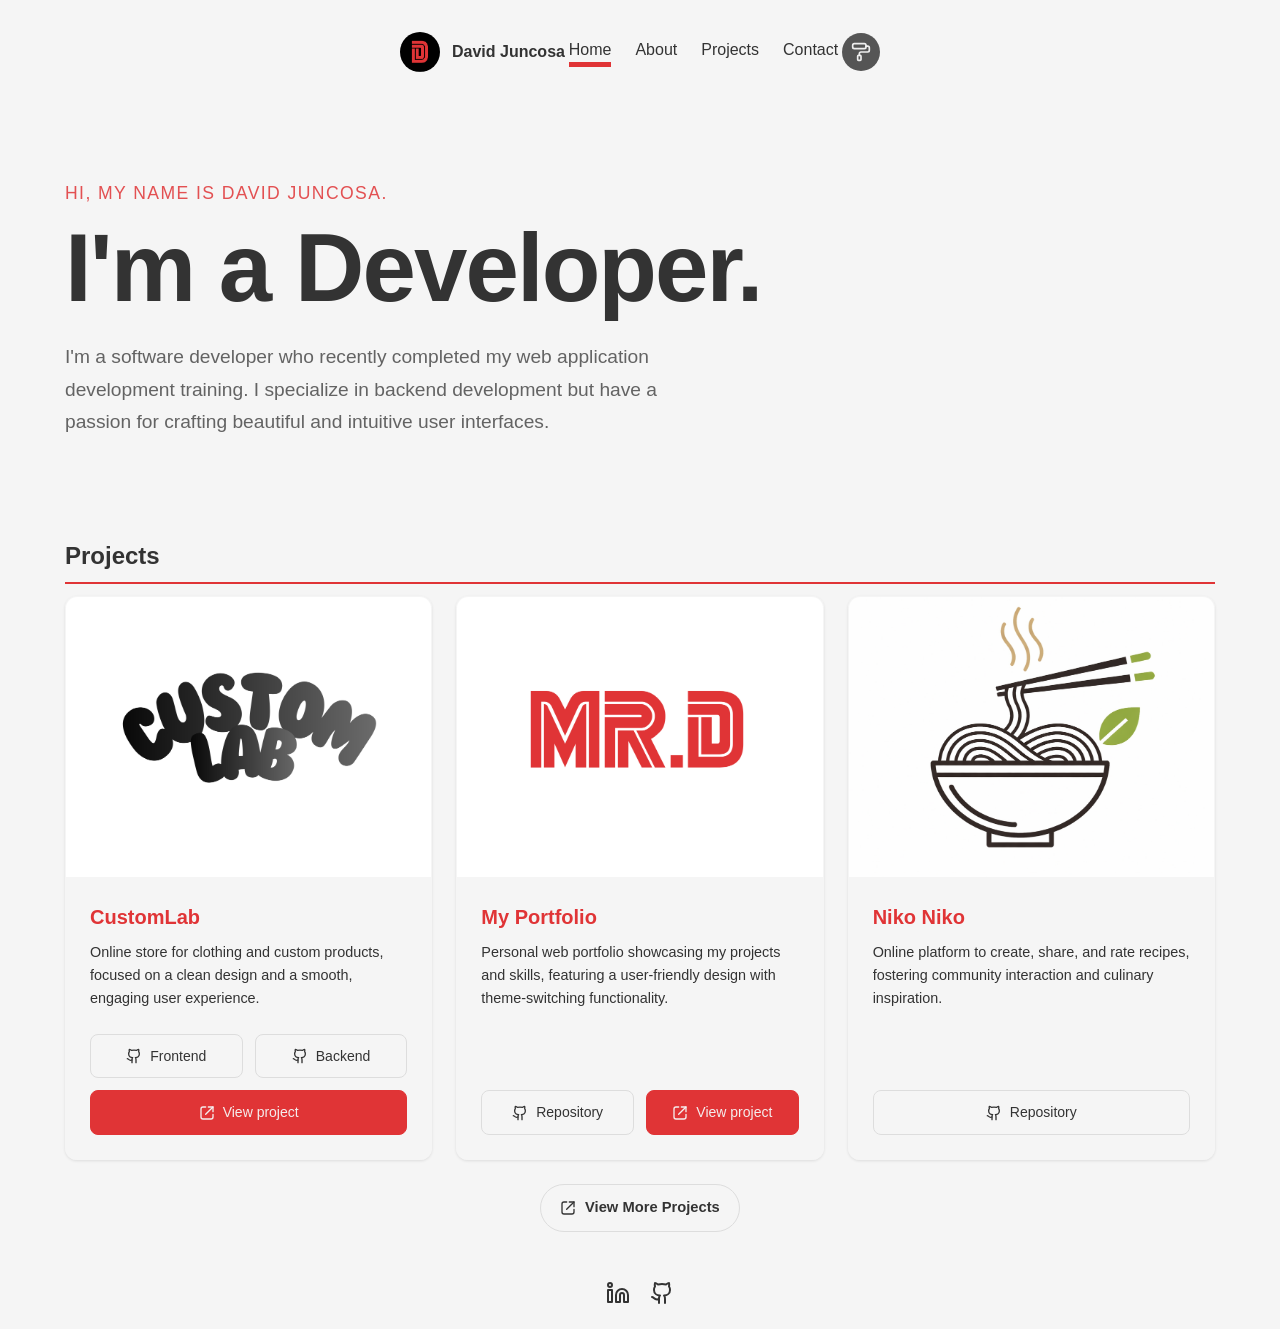
<file: index.html>
<!DOCTYPE html>
<html lang="es">
<head>
    <meta charset="UTF-8">
    <meta name="viewport" content="width=device-width, initial-scale=1.0">
    <title>David Juncosa Portfolio</title>
    <link rel="stylesheet" href="./assets/css/styles.css">
    <link rel="icon" href="./assets/images/logos/color_1/favicon.png" type="image/png">
</head>
<body>
    <div id="site-header">
        <nav class="theme-tabs">
            <div class="theme-tabs-inner">
                <h2 class="theme-section-title">Select Theme</h2>
                <div class="theme-section"></div>
            </div>
            <button class="close-themepicker" aria-label="Close theme picker"><svg width="24" height="24" viewBox="0 0 24 24" aria-hidden="true"><use href="./assets/svg/icons.svg#icon-x"></use></svg></button>
        </nav>
        <header>
            <div class="profile-div">
                <img src="./assets/images/logos/color_1/d_profile.png" alt="David Juncosa profile picture">
                <h3>David Juncosa</h3>
            </div>
            <nav class="nav-tabs">
                <a href="./index.html">Home</a>
                <a href="./about-me.html">About</a>
                <a href="./projects.html">Projects</a>
                <a href="./contact.html">Contact</a>
            </nav>
            <button class="change-color" aria-label="Change theme"><svg width="24" height="24" viewBox="0 0 24 24" aria-hidden="true"><use href="./assets/svg/icons.svg#icon-paint-roller"></use></svg></button>
        </header>
    </div>
    <main>
        <section id="cover">
            <p>Hi, my name is David Juncosa.</p>
            <h1>I'm a Developer.</h1>
            <p>I'm a software developer who recently completed my web application development training. I specialize in backend development but have a passion for crafting beautiful and intuitive user interfaces.</p>
        </section>
        <section id="projects">
            <h2>Projects</h2>
            <div class="projects-grid" id="projects-grid" data-random-limit="3">
                <a href="./projects.html" class="view-more" aria-label="View more projects">
                    <svg width="16" height="16" viewBox="0 0 24 24" aria-hidden="true"><use href="./assets/svg/icons.svg#icon-external-link"></use></svg>
                    View More Projects
                </a>
            </div>
        </section>
    </main>
    <footer>
        <div class="social-media">
            <a href="https://www.linkedin.com/in/david-juncosa-alegre-21742938a/" aria-label="LinkedIn"><svg width="24" height="24" viewBox="0 0 24 24" aria-hidden="true"><use href="./assets/svg/icons.svg#icon-linkedin"></use></svg></a>
            <a href="https://github.com/ElPatoDelCuak" aria-label="GitHub"><svg width="24" height="24" viewBox="0 0 24 24" aria-hidden="true"><use href="./assets/svg/icons.svg#icon-github"></use></svg></a>
        </div>
    </footer>
    <script src="./assets/js/main.js"></script>
    <script src="./assets/js/projects.js"></script>
</body>
</html>
</file>
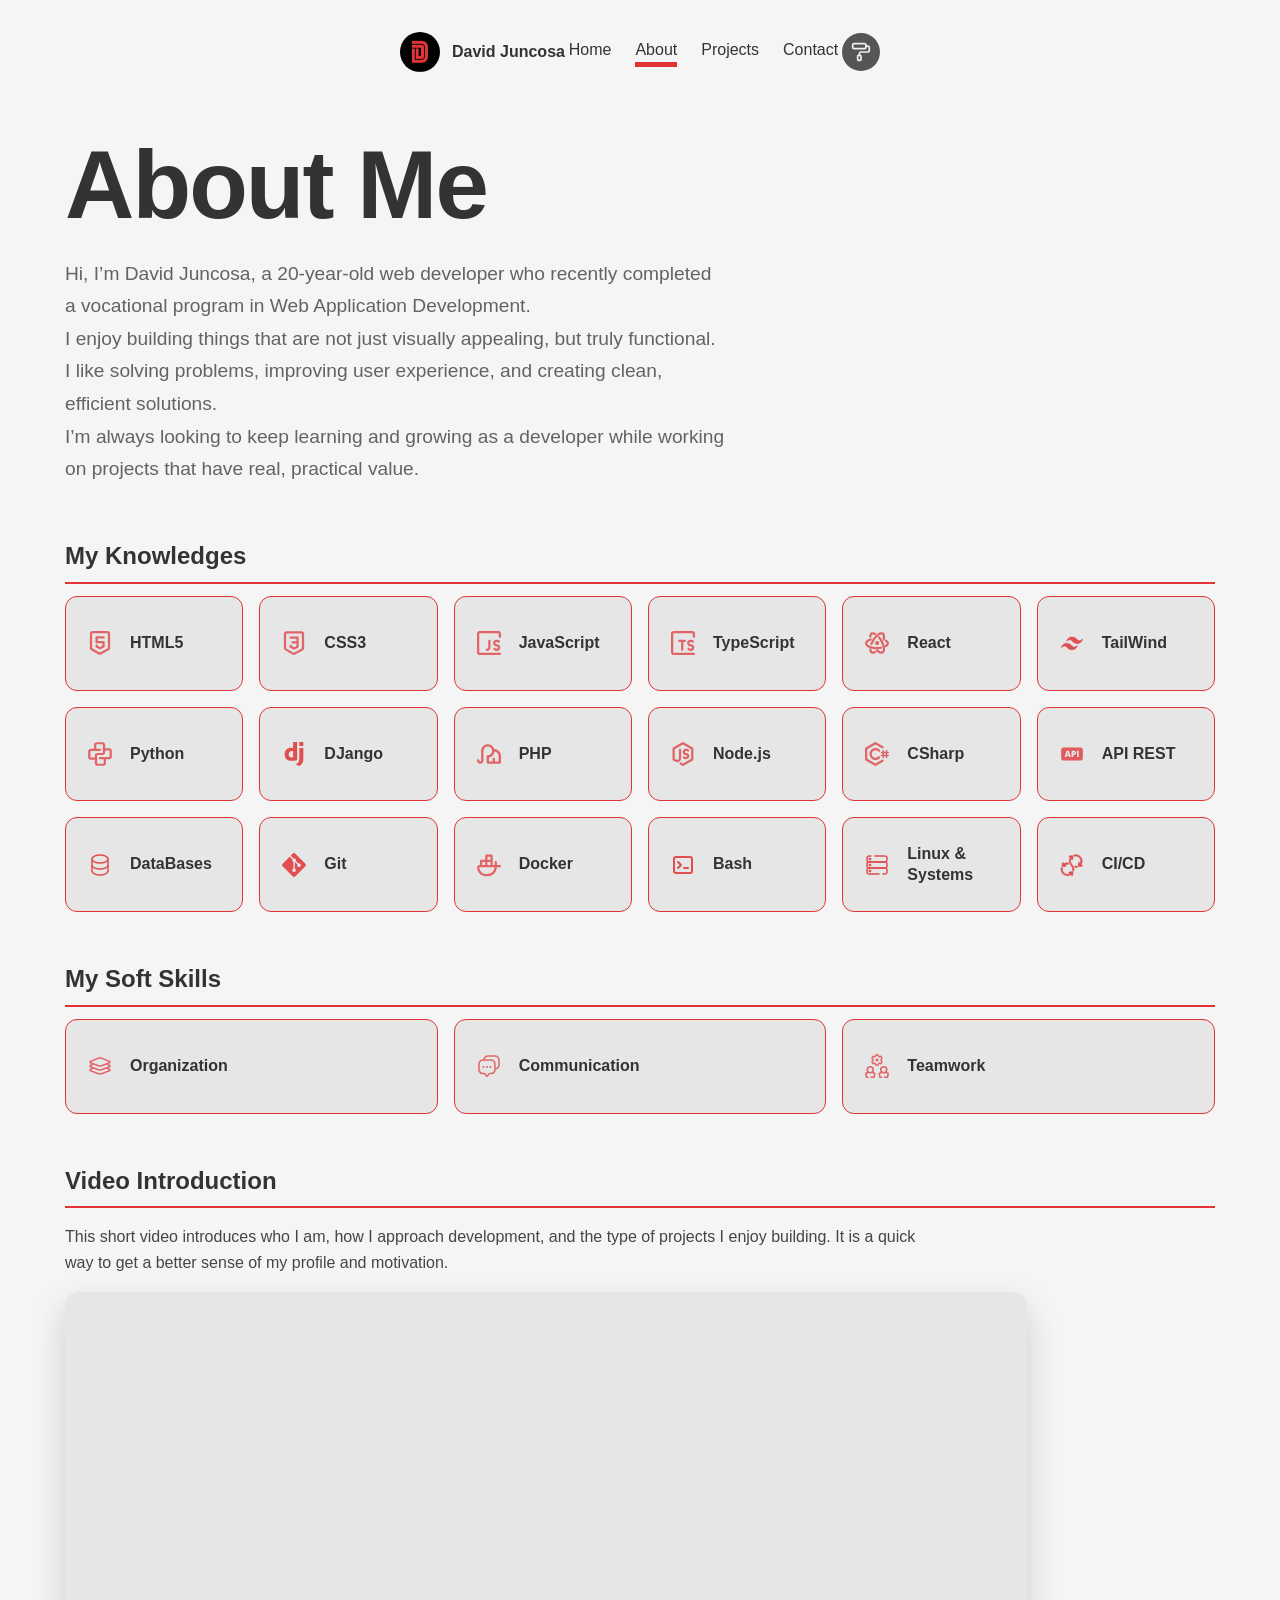
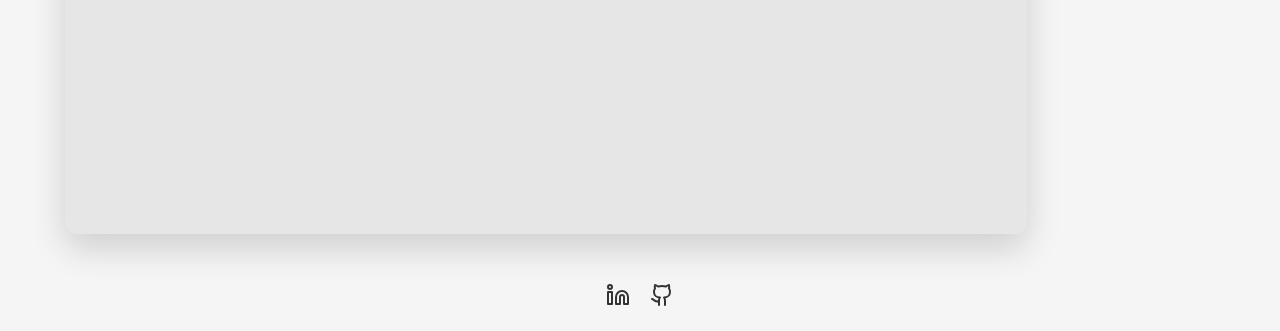
<file: about-me.html>
<!DOCTYPE html>
<html lang="en">
<head>
    <meta charset="UTF-8">
    <meta name="viewport" content="width=device-width, initial-scale=1.0">
    <title>About Me</title>
    <link rel="stylesheet" href="./assets/css/styles.css">
    <link rel="icon" href="./assets/images/logos/color_1/favicon.png" type="image/png">
</head>
<body>
    <div id="site-header">
        <nav class="theme-tabs">
            <div class="theme-tabs-inner">
                <h2 class="theme-section-title">Select Theme</h2>
                <div class="theme-section"></div>
            </div>
            <button class="close-themepicker" aria-label="Close theme picker"><svg width="24" height="24" viewBox="0 0 24 24" aria-hidden="true"><use href="./assets/svg/icons.svg#icon-x"></use></svg></button>
        </nav>
        <header>
            <div class="profile-div">
                <img src="./assets/images/logos/color_1/d_profile.png" alt="David Juncosa profile picture">
                <h3>David Juncosa</h3>
            </div>
            <nav class="nav-tabs">
                <a href="./index.html">Home</a>
                <a href="./about-me.html">About</a>
                <a href="./projects.html">Projects</a>
                <a href="./contact.html">Contact</a>
            </nav>
            <button class="change-color" aria-label="Change theme"><svg width="24" height="24" viewBox="0 0 24 24" aria-hidden="true"><use href="./assets/svg/icons.svg#icon-paint-roller"></use></svg></button>
        </header>
    </div>
    <main>
        <section id="cover">
            <h1>About Me</h1>
            <p>Hi, I’m David Juncosa, a <span id="current-age" data-birthdate="2006-09-30">19</span>-year-old web developer who recently completed a vocational program in Web Application Development.<br>I enjoy building things that are not just visually appealing, but truly functional. I like solving problems, improving user experience, and creating clean, efficient solutions.<br>I’m always looking to keep learning and growing as a developer while working on projects that have real, practical value.</p>
        </section>
        <section id="knowledges-section">
            <h2>My Knowledges</h2>
            <ul class="skills-grid">
                <li class="skill-item">
                    <span class="skill-icon" aria-hidden="true"><svg width="24" height="24" viewBox="0 0 16 16"><use href="./assets/svg/icons.svg#icon-html"></use></svg></span>
                    <span class="skill-name">HTML5</span>
                </li>
                <li class="skill-item">
                    <span class="skill-icon" aria-hidden="true"><svg width="24" height="24" viewBox="0 0 16 16"><use href="./assets/svg/icons.svg#icon-css"></use></svg></span>
                    <span class="skill-name">CSS3</span>
                </li>
                <li class="skill-item">
                    <span class="skill-icon" aria-hidden="true"><svg width="24" height="24" viewBox="0 0 16 16"><use href="./assets/svg/icons.svg#icon-javascript"></use></svg></span>
                    <span class="skill-name">JavaScript</span>
                </li>
                <li class="skill-item">
                    <span class="skill-icon" aria-hidden="true"><svg width="24" height="24" viewBox="0 0 16 16"><use href="./assets/svg/icons.svg#icon-typescript"></use></svg></span>
                    <span class="skill-name">TypeScript</span>
                </li>
                <li class="skill-item">
                    <span class="skill-icon" aria-hidden="true"><svg width="24" height="24" viewBox="0 0 16 16"><use href="./assets/svg/icons.svg#icon-react"></use></svg></span>
                    <span class="skill-name">React</span>
                </li>
                <li class="skill-item">
                    <span class="skill-icon" aria-hidden="true"><svg width="24" height="24" viewBox="0 0 24 24"><use href="./assets/svg/icons.svg#icon-tailwind"></use></svg></span>
                    <span class="skill-name">TailWind</span>
                </li>
                <li class="skill-item">
                    <span class="skill-icon" aria-hidden="true"><svg width="24" height="24" viewBox="0 0 16 16"><use href="./assets/svg/icons.svg#icon-python"></use></svg></span>
                    <span class="skill-name">Python</span>
                </li>
                <li class="skill-item">
                    <span class="skill-icon" aria-hidden="true"><svg width="24" height="24" viewBox="0 0 24 24"><use href="./assets/svg/icons.svg#icon-django"></use></svg></span>
                    <span class="skill-name">DJango</span>
                </li>
                <li class="skill-item">
                    <span class="skill-icon" aria-hidden="true"><svg width="24" height="24" viewBox="0 0 16 16"><use href="./assets/svg/icons.svg#icon-php"></use></svg></span>
                    <span class="skill-name">PHP</span>
                </li>
                <li class="skill-item">
                    <span class="skill-icon" aria-hidden="true"><svg width="24" height="24" viewBox="0 0 16 16"><use href="./assets/svg/icons.svg#icon-nodejs"></use></svg></span>
                    <span class="skill-name">Node.js</span>
                </li>
                <li class="skill-item">
                    <span class="skill-icon" aria-hidden="true"><svg width="24" height="24" viewBox="0 0 16 16"><use href="./assets/svg/icons.svg#icon-csharp"></use></svg></span>
                    <span class="skill-name">CSharp</span>
                </li>
                <li class="skill-item">
                    <span class="skill-icon" aria-hidden="true"><svg class="skill-icon-api" width="24" height="24" viewBox="0 0 24 24"><use href="./assets/svg/icons.svg#icon-api"></use></svg></span>
                    <span class="skill-name">API REST</span>
                </li>
                <li class="skill-item">
                    <span class="skill-icon" aria-hidden="true"><svg width="24" height="24" viewBox="0 0 24 24"><use href="./assets/svg/icons.svg#icon-database"></use></svg></span>
                    <span class="skill-name">DataBases</span>
                </li>
                <li class="skill-item">
                    <span class="skill-icon" aria-hidden="true"><svg width="24" height="24" viewBox="0 0 24 24"><use href="./assets/svg/icons.svg#icon-git"></use></svg></span>
                    <span class="skill-name">Git</span>
                </li>
                <li class="skill-item">
                    <span class="skill-icon" aria-hidden="true"><svg width="24" height="24" viewBox="0 0 16 16"><use href="./assets/svg/icons.svg#icon-docker"></use></svg></span>
                    <span class="skill-name">Docker</span>
                </li>
                <li class="skill-item">
                    <span class="skill-icon" aria-hidden="true"><svg width="24" height="24" viewBox="0 0 24 24"><use href="./assets/svg/icons.svg#icon-bash"></use></svg></span>
                    <span class="skill-name">Bash</span>
                </li>
                <li class="skill-item">
                    <span class="skill-icon" aria-hidden="true"><svg width="24" height="24" viewBox="0 0 24 24"><use href="./assets/svg/icons.svg#icon-linux-systems"></use></svg></span>
                    <span class="skill-name">Linux & Systems</span>
                </li>
                <li class="skill-item">
                    <span class="skill-icon" aria-hidden="true"><svg width="24" height="24" viewBox="0 0 24 24"><use href="./assets/svg/icons.svg#icon-cicd"></use></svg></span>
                    <span class="skill-name">CI/CD</span>
                </li>
            </ul>
        </section>
        <section id="knowledges-section">
            <h2>My Soft Skills</h2>
            <ul class="skills-grid">
                <li class="skill-item">
                    <span class="skill-icon" aria-hidden="true"><svg width="24" height="24" viewBox="0 0 16 16"><use href="./assets/svg/icons.svg#icon-layers"></use></svg></span>
                    <span class="skill-name">Organization</span>
                </li>
                <li class="skill-item">
                    <span class="skill-icon" aria-hidden="true"><svg width="24" height="24" viewBox="0 0 16 16"><use href="./assets/svg/icons.svg#icon-communication"></use></svg></span>
                    <span class="skill-name">Communication</span>
                </li>
                <li class="skill-item">
                    <span class="skill-icon" aria-hidden="true"><svg width="24" height="24" viewBox="0 0 16 16"><use href="./assets/svg/icons.svg#icon-teamwork"></use></svg></span>
                    <span class="skill-name">Teamwork</span>
                </li>
            </ul>
        </section>
        <section id="video-section">
            <h2>Video Introduction</h2>
            <p>This short video introduces who I am, how I approach development, and the type of projects I enjoy building. It is a quick way to get a better sense of my profile and motivation.</p>
            <div class="video-placeholder">
                <iframe src="https://www.youtube.com/embed/D2DRHF2jmkw" title="David Juncosa Portfolio Video" loading="lazy" frameborder="0" allow="accelerometer; autoplay; clipboard-write; encrypted-media; gyroscope; picture-in-picture; web-share" referrerpolicy="strict-origin-when-cross-origin" allowfullscreen></iframe>
            </div>
        </section>
    </main>
    <footer>
        <div class="social-media">
            <a href="https://www.linkedin.com/in/david-juncosa-alegre-21742938a/" aria-label="LinkedIn"><svg width="24" height="24" viewBox="0 0 24 24" aria-hidden="true"><use href="./assets/svg/icons.svg#icon-linkedin"></use></svg></a>
            <a href="https://github.com/ElPatoDelCuak" aria-label="GitHub"><svg width="24" height="24" viewBox="0 0 24 24" aria-hidden="true"><use href="./assets/svg/icons.svg#icon-github"></use></svg></a>
        </div>
    </footer>
    <script src="./assets/js/main.js"></script>
</body>
</html>
</file>
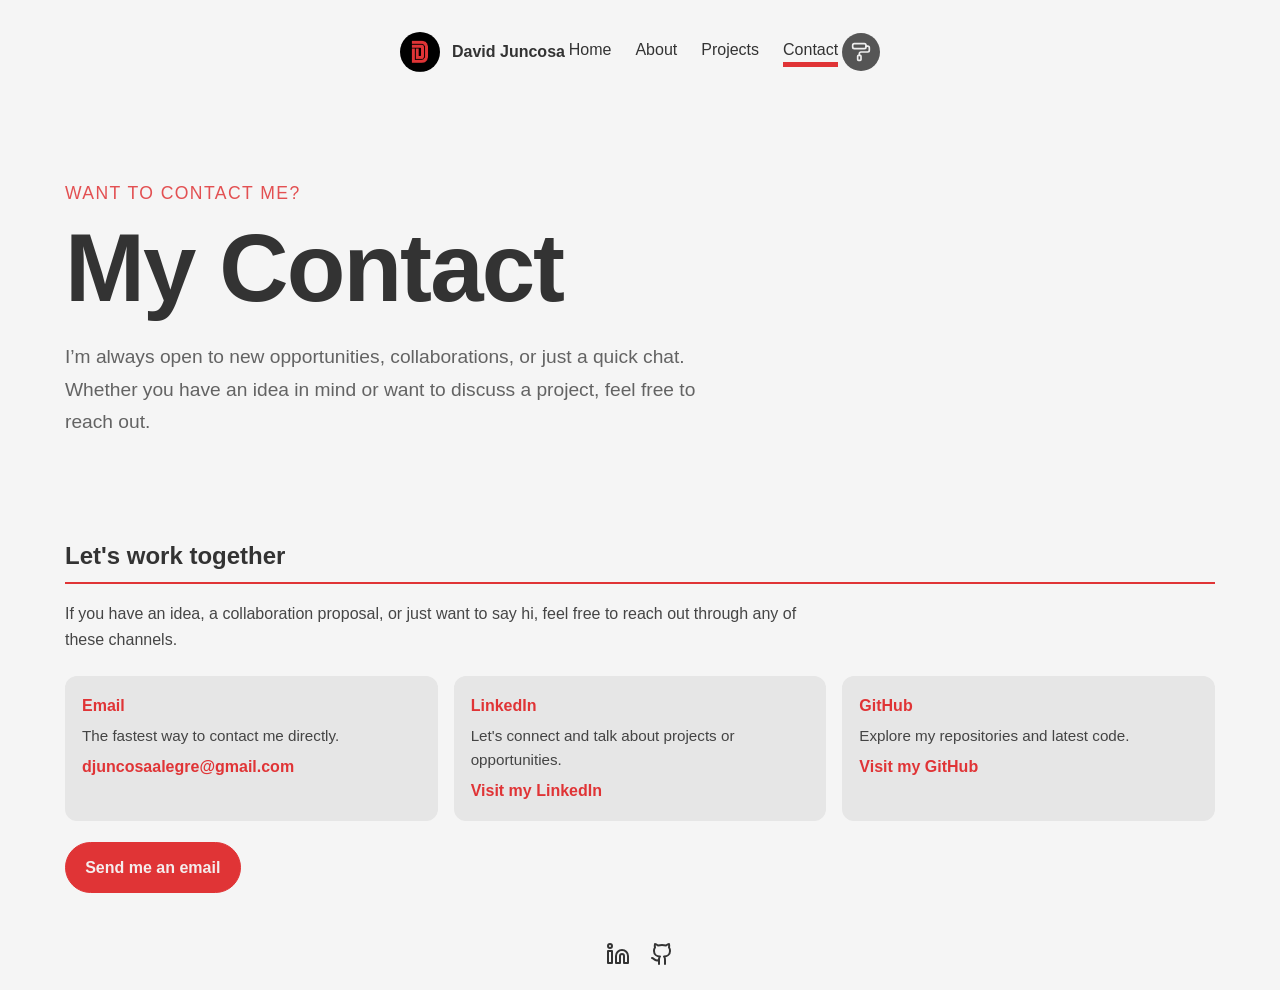
<file: contact.html>
<!DOCTYPE html>
<html lang="en">
<head>
    <meta charset="UTF-8">
    <meta name="viewport" content="width=device-width, initial-scale=1.0">
    <title>Contact</title>
    <link rel="stylesheet" href="./assets/css/styles.css">
    <link rel="icon" href="./assets/images/logos/color_1/favicon.png" type="image/png">
</head>
<body>
    <div id="site-header">
    <nav class="theme-tabs">
        <div class="theme-tabs-inner">
            <h2 class="theme-section-title">Select Theme</h2>
            <div class="theme-section"></div>
        </div>
        <button class="close-themepicker" aria-label="Close theme picker"><svg width="24" height="24" viewBox="0 0 24 24" aria-hidden="true"><use href="./assets/svg/icons.svg#icon-x"></use></svg></button>
    </nav>
    <header>
        <div class="profile-div">
            <img src="./assets/images/logos/color_1/d_profile.png" alt="David Juncosa profile picture">
            <h3>David Juncosa</h3>
        </div>
        <nav class="nav-tabs">
            <a href="./index.html">Home</a>
            <a href="./about-me.html">About</a>
            <a href="./projects.html">Projects</a>
            <a href="./contact.html">Contact</a>
        </nav>
        <button class="change-color" aria-label="Change theme"><svg width="24" height="24" viewBox="0 0 24 24" aria-hidden="true"><use href="./assets/svg/icons.svg#icon-paint-roller"></use></svg></button>
    </header>
</div>
<main>
    <section id="cover">
        <p>Want to contact me?</p>
        <h1>My Contact</h1>
        <p>I’m always open to new opportunities, collaborations, or just a quick chat. Whether you have an idea in mind or want to discuss a project, feel free to reach out.</p>
    </section>
    <section id="contact" class="contact-section">
        <h2>Let's work together</h2>
        <p class="contact-intro">If you have an idea, a collaboration proposal, or just want to say hi, feel free to reach out through any of these channels.</p>

        <div class="contact-grid">
            <article class="contact-card">
                <h3>Email</h3>
                <p>The fastest way to contact me directly.</p>
                <a class="contact-link" href="mailto:djuncosaalegre@gmail.com">djuncosaalegre@gmail.com</a>
            </article>

            <article class="contact-card">
                <h3>LinkedIn</h3>
                <p>Let's connect and talk about projects or opportunities.</p>
                <a class="contact-link" href="https://www.linkedin.com/in/david-juncosa-alegre-21742938a/" target="_blank" rel="noopener noreferrer">Visit my LinkedIn</a>
            </article>

            <article class="contact-card">
                <h3>GitHub</h3>
                <p>Explore my repositories and latest code.</p>
                <a class="contact-link" href="https://github.com/ElPatoDelCuak" target="_blank" rel="noopener noreferrer">Visit my GitHub</a>
            </article>
        </div>

        <a class="contact-cta" href="mailto:djuncosaalegre@gmail.com?subject=Portfolio%20Contact">Send me an email</a>
    </section>
</main>
<footer>
    <div class="social-media">
        <a href="https://www.linkedin.com/in/david-juncosa-alegre-21742938a/" aria-label="LinkedIn"><svg width="24" height="24" viewBox="0 0 24 24" aria-hidden="true"><use href="./assets/svg/icons.svg#icon-linkedin"></use></svg></a>
        <a href="https://github.com/ElPatoDelCuak" aria-label="GitHub"><svg width="24" height="24" viewBox="0 0 24 24" aria-hidden="true"><use href="./assets/svg/icons.svg#icon-github"></use></svg></a>
    </div>
</footer>
<script src="./assets/js/main.js"></script>
</body>
</html>
</file>
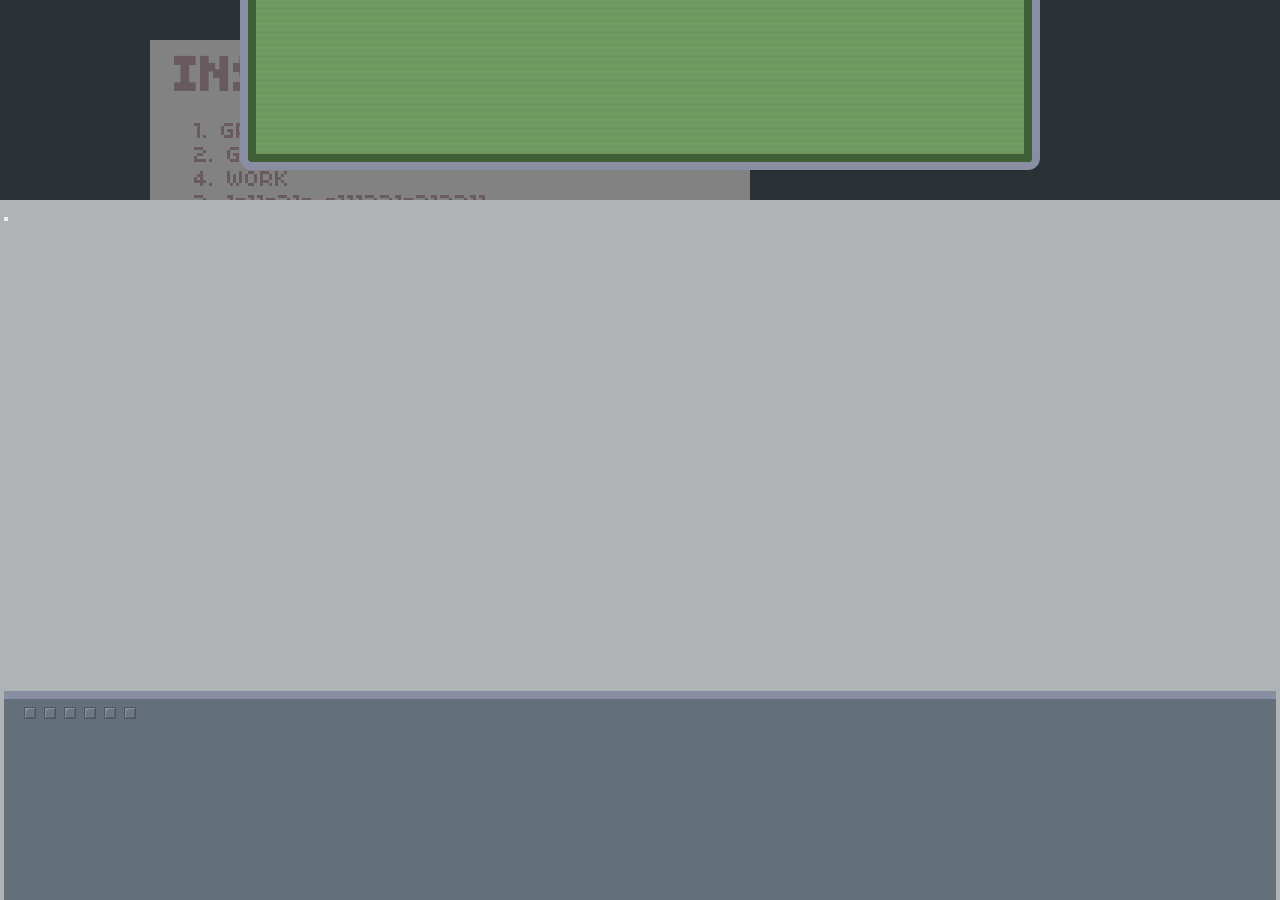
<file: easter-egg.html>
<!DOCTYPE html>
<html lang="en">
<head>
    <meta charset="UTF-8">
    <meta name="viewport" content="width=device-width, initial-scale=1.0">
    <link rel="stylesheet" href="./assets/css/easter-egg/easter-egg.css">
    <title>...</title>
</head>
<body>
    <div class="page-entry-blackout" aria-hidden="true"></div>
    <main>
        <div class="wall">
            <div class="instructions-panel">
                <h2>INSTRUCTIONS</h2>
                <ul>
                    <li>1. GRAB YOUR SCREWDRIVER</li>
                    <li>2. GRBB YOUR HAMMER</li>
                    <li>4. WORK</li>
                    <li>3. 1=11=21= =111221=312211</li>
                </ul>
            </div>
            <div class="monitor">
                <div class="display"></div>
            </div>
        </div>
        <div class="desk">
            <div class="superior-desk"></div>
            <div class="mid-desk">
                <div class="easter-button">
                    <button id="red-button" class="red-button"></button>
                </div>
            </div>
            <div class="inferior-desk"></div>
            <div class="underside-desk">
                <div class="lights-container">
                    <div class="light light-1 light-off"></div>
                    <div class="light light-2 light-off"></div>
                    <div class="light light-3 light-off"></div>
                    <div class="light light-4 light-off"></div>
                    <div class="light light-5 light-off"></div>
                    <div class="light light-6 light-off"></div>
                </div>
            </div>
        </div>
    </main>

    <script>
        document.addEventListener('DOMContentLoaded', () => {
            const entryBlackout = document.querySelector('.page-entry-blackout');
            if (!entryBlackout) return;

            requestAnimationFrame(() => {
                entryBlackout.classList.add('is-revealing');
            });

            entryBlackout.addEventListener('transitionend', () => {
                entryBlackout.remove();
            }, { once: true });
        });
    </script>
</body>
</html>
</file>
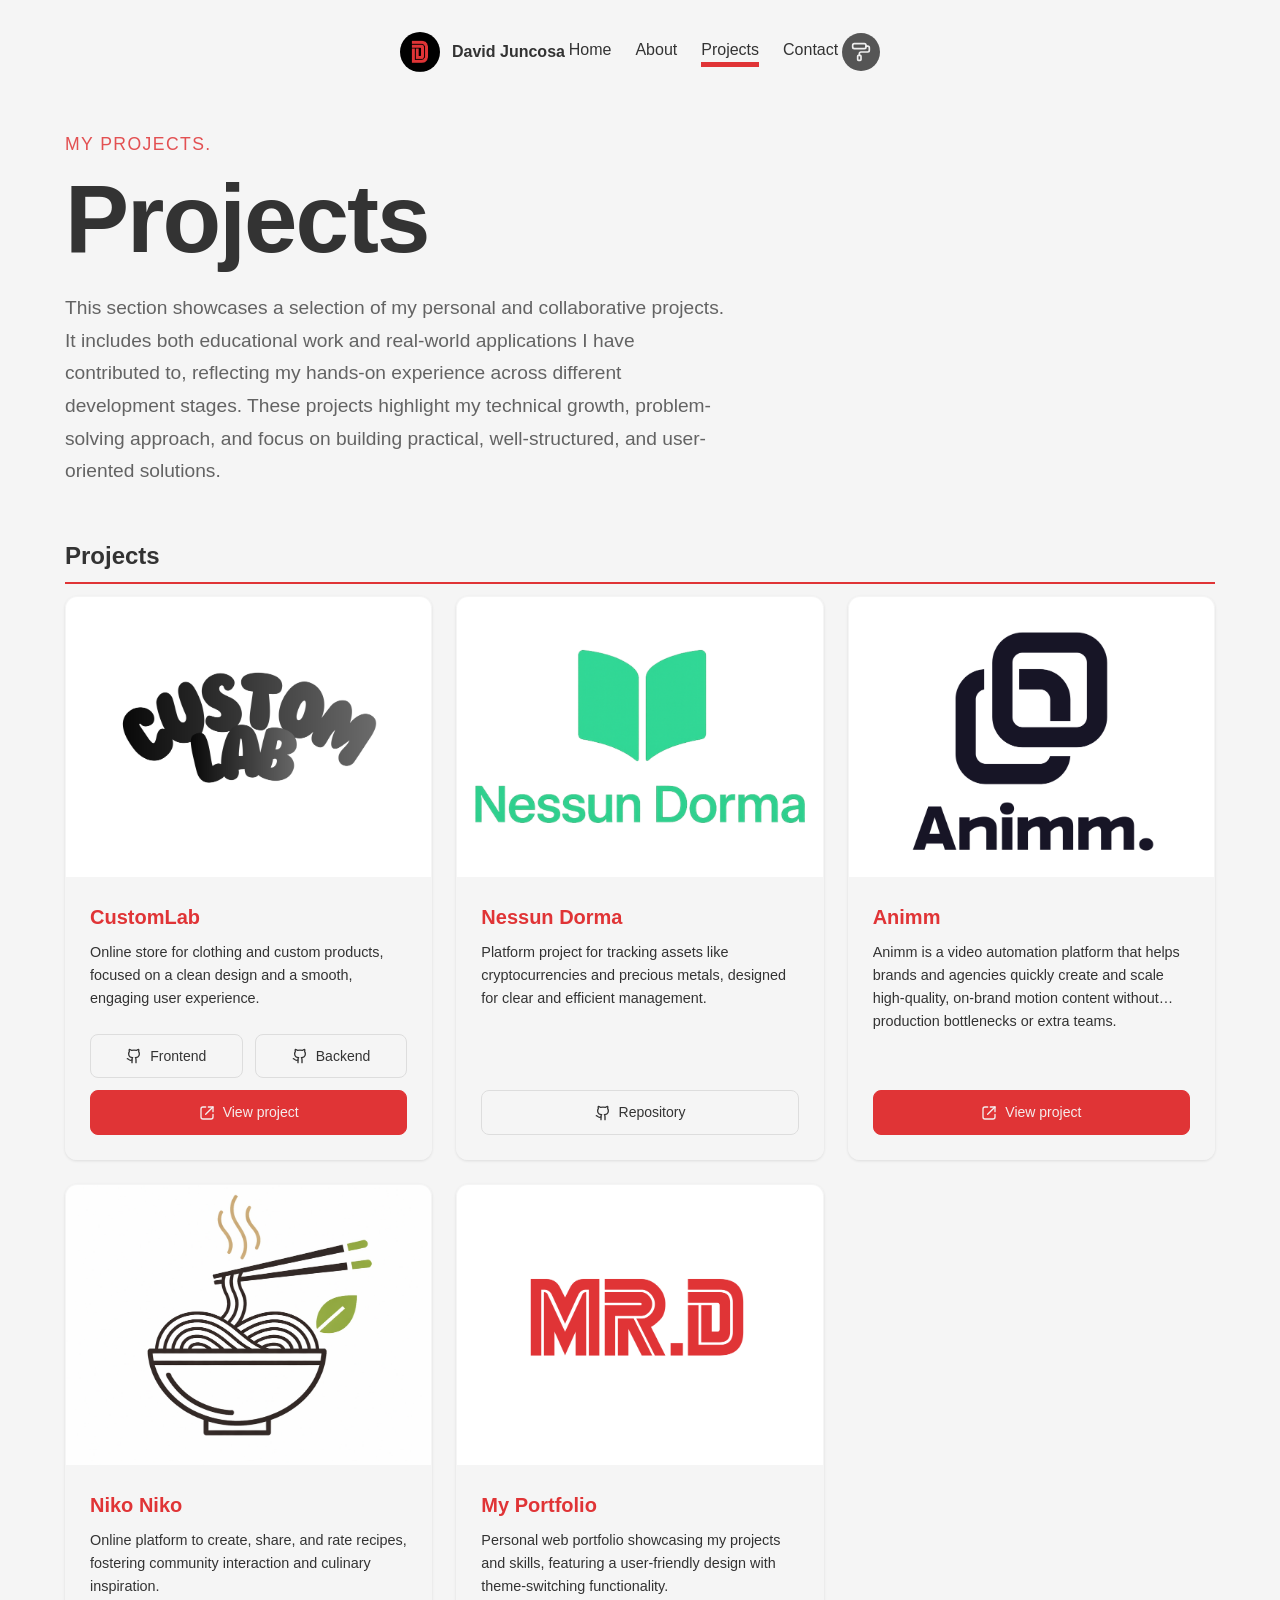
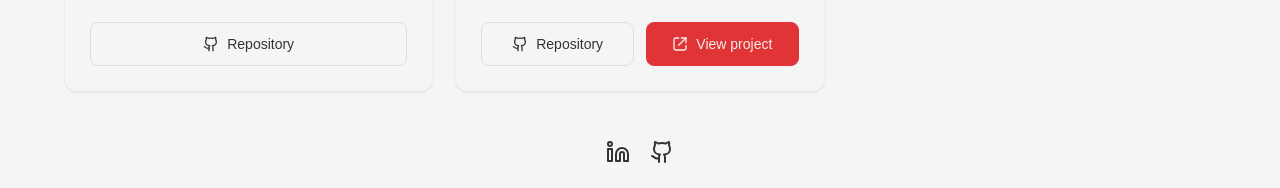
<file: projects.html>
<!DOCTYPE html>
<html lang="en">
<head>
    <meta charset="UTF-8">
    <meta name="viewport" content="width=device-width, initial-scale=1.0">
    <title>Projects</title>
    <link rel="stylesheet" href="./assets/css/styles.css">
    <link rel="icon" href="./assets/images/logos/color_1/favicon.png" type="image/png">
</head>
<body>
    <div id="site-header">
        <nav class="theme-tabs">
            <div class="theme-tabs-inner">
                <h2 class="theme-section-title">Select Theme</h2>
                <div class="theme-section"></div>
            </div>
            <button class="close-themepicker" aria-label="Close theme picker"><svg width="24" height="24" viewBox="0 0 24 24" aria-hidden="true"><use href="./assets/svg/icons.svg#icon-x"></use></svg></button>
        </nav>
        <header>
            <div class="profile-div">
                <img src="./assets/images/logos/color_1/d_profile.png" alt="David Juncosa profile picture">
                <h3>David Juncosa</h3>
            </div>
            <nav class="nav-tabs">
                <a href="./index.html">Home</a>
                <a href="./about-me.html">About</a>
                <a href="./projects.html">Projects</a>
                <a href="./contact.html">Contact</a>
            </nav>
            <button class="change-color" aria-label="Change theme"><svg width="24" height="24" viewBox="0 0 24 24" aria-hidden="true"><use href="./assets/svg/icons.svg#icon-paint-roller"></use></svg></button>
        </header>
    </div>
    <main>
    <section id="cover">
        <p>My Projects.</p>
        <h1>Projects</h1>
        <p>This section showcases a selection of my personal and collaborative projects. It includes both educational work and real-world applications I have contributed to, reflecting my hands-on experience across different development stages. These projects highlight my technical growth, problem-solving approach, and focus on building practical, well-structured, and user-oriented solutions.</p>    </section>
    <section id="projects">
        <h2>Projects</h2>
        <div class="projects-grid" id="projects-grid"></div>
    </section>
    </main>
    <footer>
        <div class="social-media">
            <a href="https://www.linkedin.com/in/david-juncosa-alegre-21742938a/" aria-label="LinkedIn"><svg width="24" height="24" viewBox="0 0 24 24" aria-hidden="true"><use href="./assets/svg/icons.svg#icon-linkedin"></use></svg></a>
            <a href="https://github.com/ElPatoDelCuak" aria-label="GitHub"><svg width="24" height="24" viewBox="0 0 24 24" aria-hidden="true"><use href="./assets/svg/icons.svg#icon-github"></use></svg></a>
        </div>
    </footer>
    <script src="./assets/js/main.js"></script>
    <script src="./assets/js/projects.js"></script>
</body>
</html>
</file>
<file: assets/css/styles.css>
@import url(./reset.css);
@import url(./colors.css);
@import url(./fonts.css);
@import url(./cursors.css);
@import url(./layout.css);
@import url(./responsive.css);
</file>
<file: assets/css/easter-egg/easter-egg.css>
@font-face {
    font-family: B_30;
    src: url(./../../fonts/04B_03__.TTF) format('truetype');
}

* {
    margin: 0;
    padding: 0;
    box-sizing: border-box;
}

body {
    font-family: '04B_30', monospace;
    background: #293134;
}
/*=== EASTER EGG TRANSITION EFFECTS ===*/
.page-entry-blackout {
    position: fixed;
    inset: 0;
    z-index: 9999;
    background: #000;
    opacity: 1;
    transition: opacity 1.5s ease;
}

.page-entry-blackout.is-revealing {
    opacity: 0;
}

/*=== INSTRUCTIONS PANEL ===*/
.instructions-panel {
    position: fixed;
    top: 40px;
    left: 150px;
    width: 600px;
    height: 400px;
    background: #828282;  
    padding: 12px 24px;
    font-size: 24px;
    color: #695A5F;
    font-family: B_30, monospace;
}

.instructions-panel h2 {
    font-size: 52px;
    margin-bottom: 16px;
}

.instructions-panel ul {
    list-style: none;
    padding-left: 20px;
}

/*=== EASTER MONITOR STYLE ===*/
.monitor {
    position: fixed;
    bottom: 730px;
    left: 50%;
    transform: translateX(-50%);
    width: 800px;
    height: 500px;
    border: 8px solid #8A8EA3;
    border-radius: 12px;
}

.display {
    width: 100%;
    height: 100%;
    position: relative;
    overflow: hidden;
    background: #739C63;
    border: 8px solid #3F5F37;
    border-radius: 4px;
}

.display::before {
    content: "";
    position: absolute;
    inset: 0;
    background: repeating-linear-gradient(
        to bottom,
        #739C63 0px,
        #739C63 3px,
        #6E965F 3px,
        #6E965F 6px
    );
    animation: crt-scanlines 1s linear infinite;
    pointer-events: none;
}

@keyframes crt-scanlines {
    from {
        background-position: 0 0;
    }
    to {
        background-position: 0 24px;
    }
}

/*=== EASTER DESK STYLE ===*/

.desk {
    position: fixed;
    bottom: 0;
    left: 50%;
    transform: translateX(-50%);
    width: 100%;
    max-width: 1800px;
    height: 700px;
    background: #AFB3B6;
    border: 4px solid #AFB3B6;
    border-bottom: none;
    z-index: 1000;
}

.underside-desk {
    position: absolute;
    left: 0;
    bottom: 0;
    width: 100%;
    height: 30%;
    background: #636F79;
    border-top: 8px solid #8A8EA3;
}

/*=== UNDERDESK LIGHTS STRIP ===*/

.lights-container {
    position: absolute;
    top: 8px;
    left: 20px;
    display: flex;
    gap: 8px;
}

.light {
    position: relative;
    width: 12px;
    height: 12px;
    border-radius: 0;
    background: #e2bc2f;
    border: 1px solid #515a66;
    box-shadow: inset 1px 1px 0 #fff0a1, inset -1px -1px 0 #a27410;
}

.light::before {
    content: "";
    position: absolute;
    top: 1px;
    left: 1px;
    width: 2px;
    height: 2px;
    background: #fff6bf;
}

.light-off {
    background: #6e7781;
    border: 1px solid #4c5560;
    box-shadow: inset 1px 1px 0 #8a929a, inset -1px -1px 0 #5a636d;
}

.light-off::before {
    background: #808993;
}
</file>
